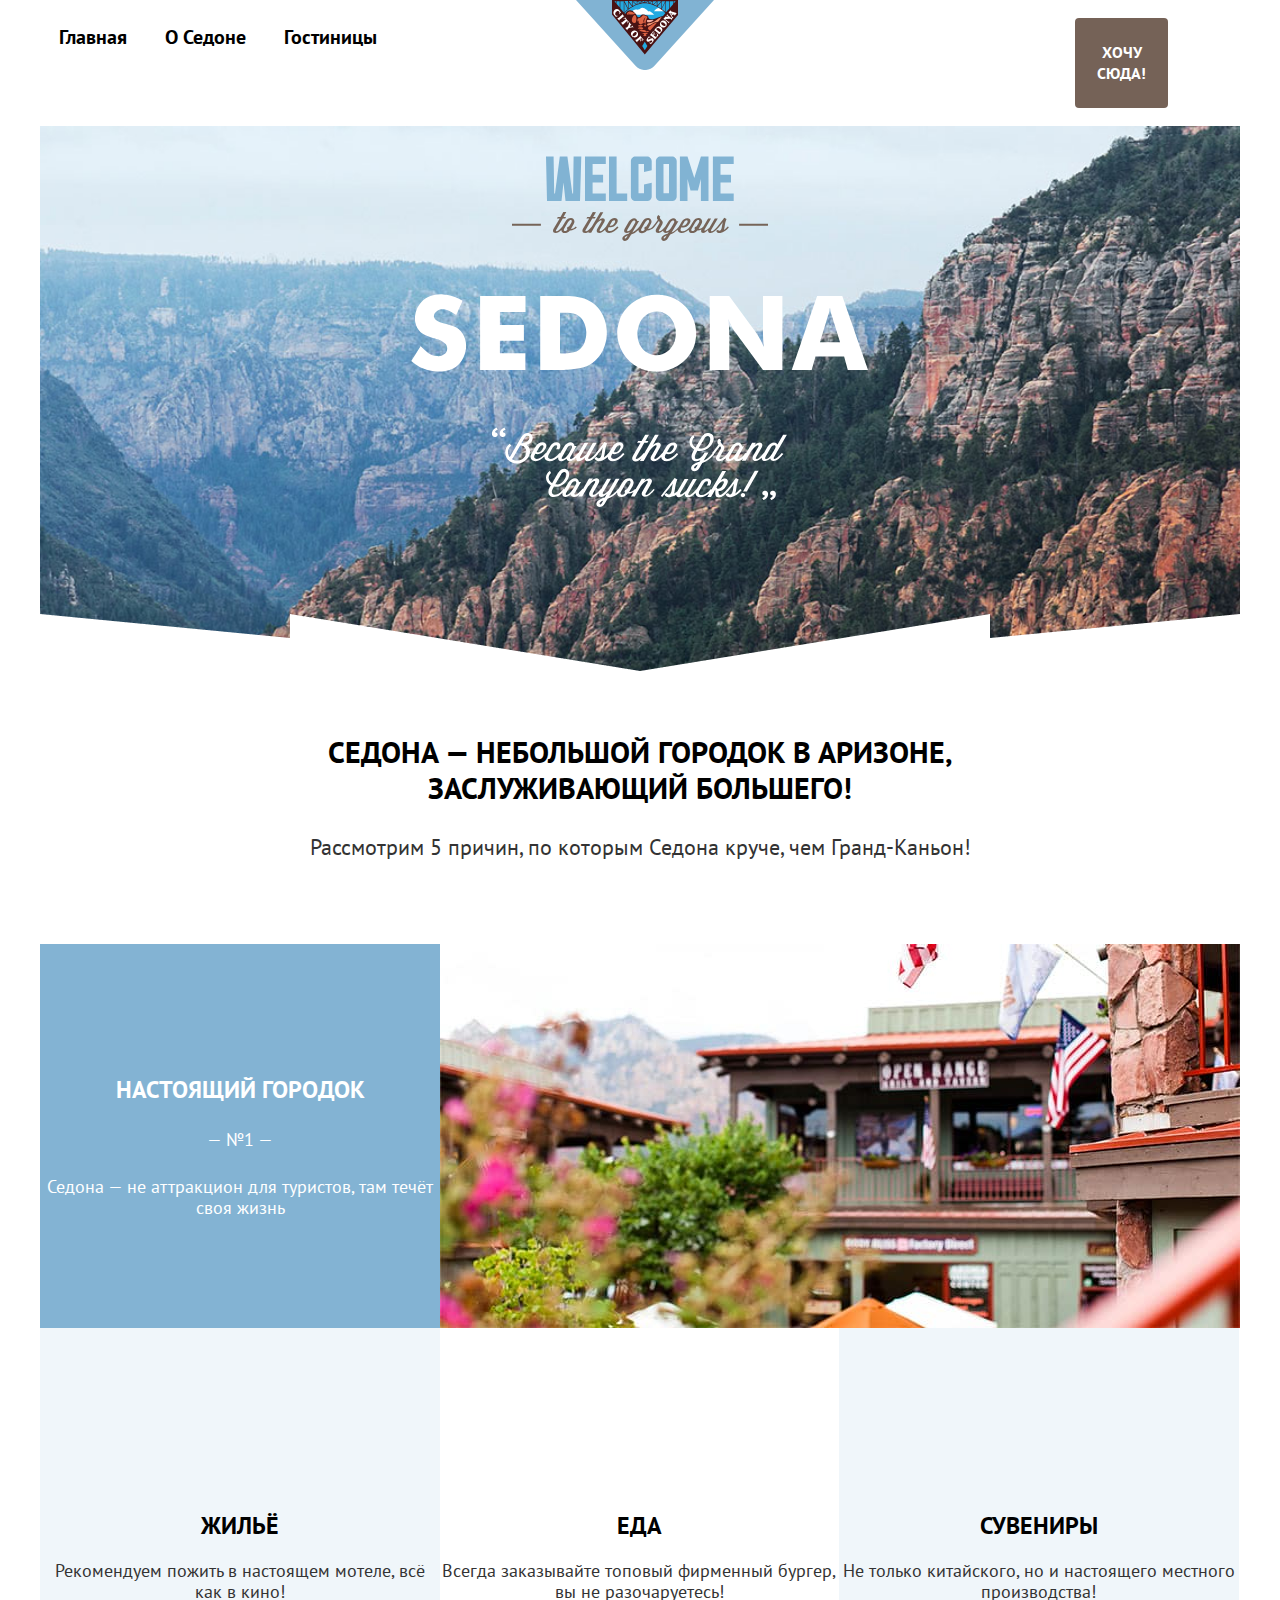
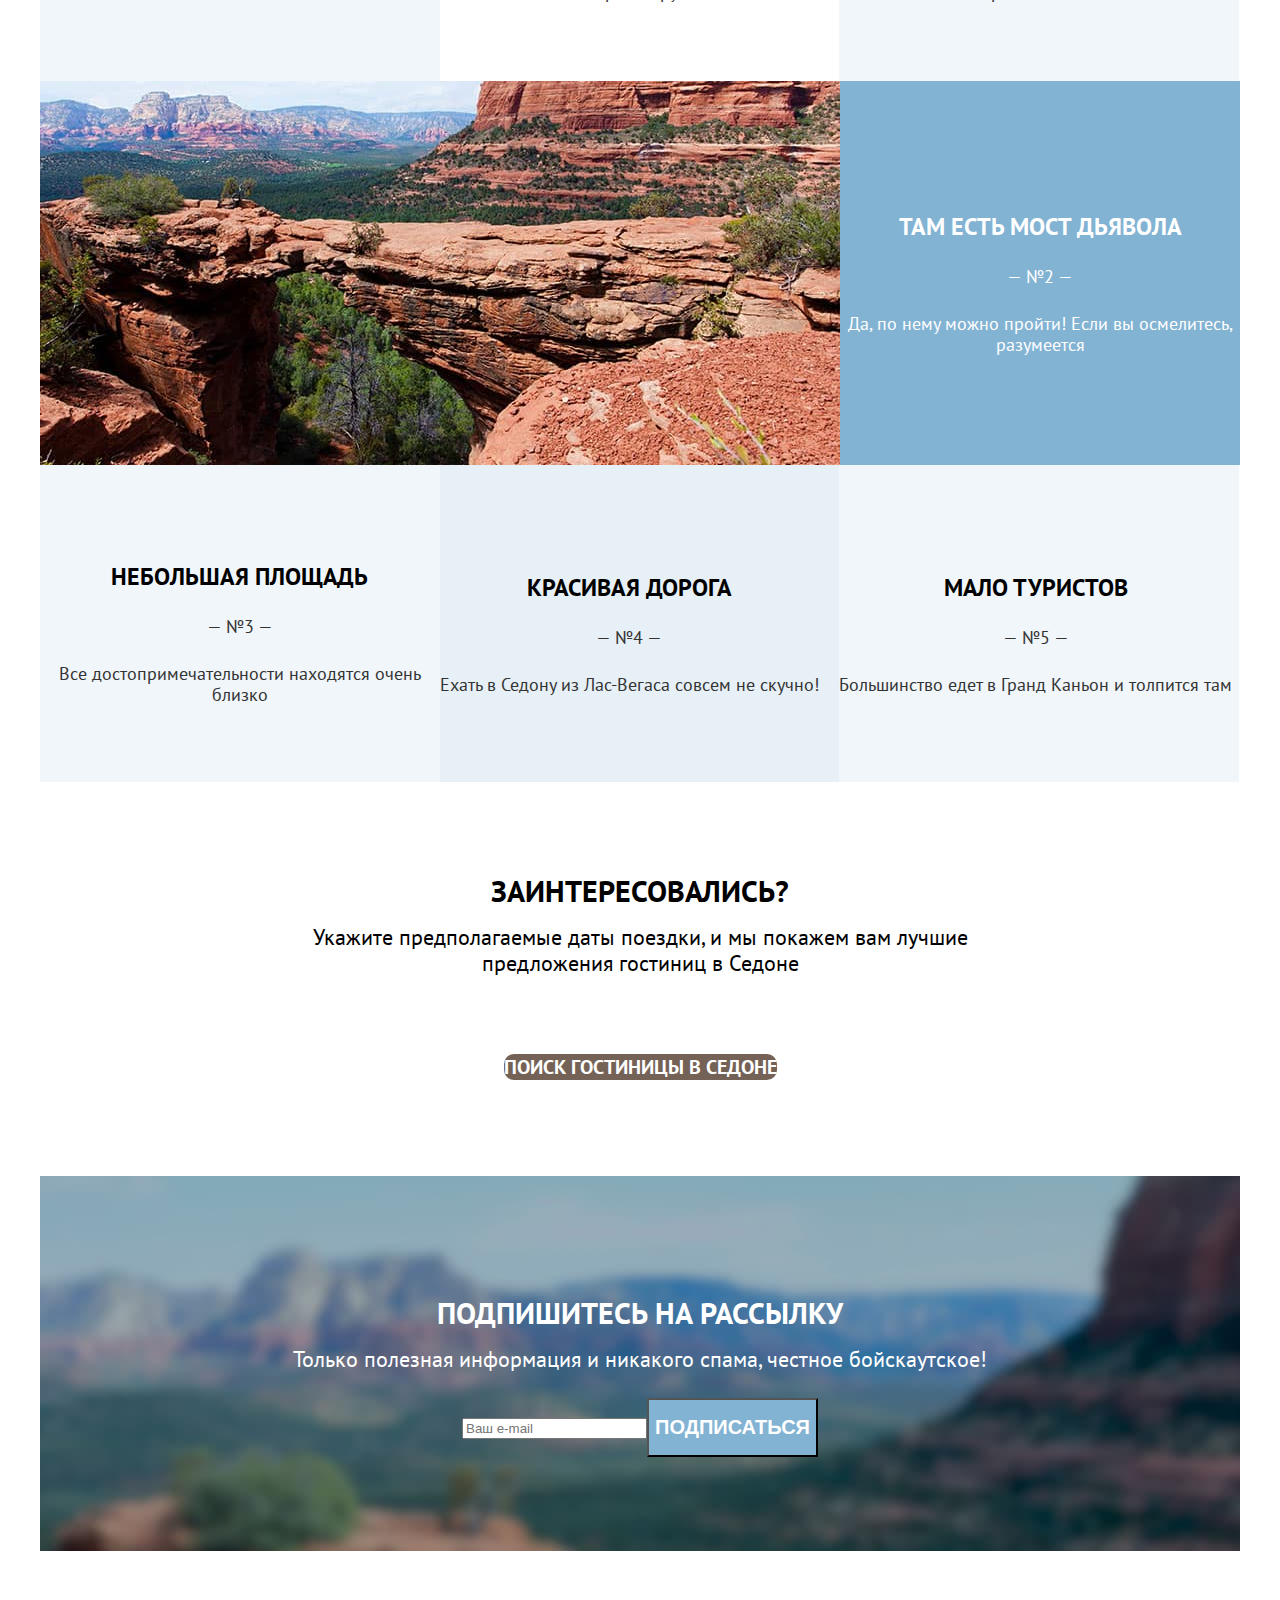
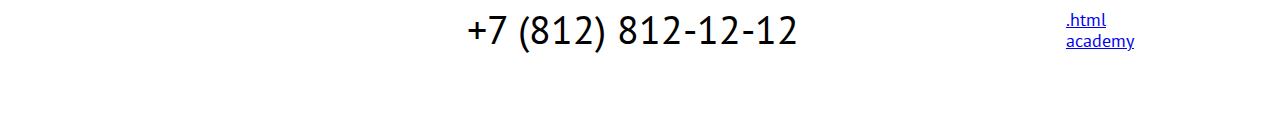
<file: index.html>
<!DOCTYPE html>
<html lang="ru">
  <head>
    <meta charset="utf-8">
    <title>Седона</title>
    <link rel="stylesheet" href="styles/styles.css">
  </head>

  <body>
    <header class="page-header">
      <nav class="navigation">
        <ul class="navigation-list">
          <li class="navigation-item">
            <a class="navigation-link navigation-link-current">
              Главная
            </a>
          </li>
          <li class="navigation-item">
            <a class="navigation-link" href="#">
              О Седоне
            </a>
          </li>
          <li class="navigation-item">
            <a class="navigation-link" href="hotels.html">
              Гостиницы
            </a>
          </li>
        </ul>
        <a class="navigation-logo">
          <img class="navigation-logo" src="img/sedona.svg" width="138" height="70" alt="Логотип">
        </a>
        <ul class="navigation-user">
          <li class="navigation-item">
            <a class="navigation-link" href="#">
              <span class="visually-hidden">
                Поиск
              </span>
            </a>
          </li>
          <li class="navigation-item">
            <a class="navigation-link" href="#">
              <span class="visually-hidden">
                Избранное
              </span>
            </a>
          </li>
          <li class="navigation-item">
            <a class="navigation-link button-brown" href="#">
              Хочу сюда!
            </a>
          </li>
        </ul>
      </nav>
    </header>

    <main class="main-container main-index">
      <div class="page-container">
        <h1 class="visually-hidden">Город Седона</h1>
        <div class="intro">
          <img src="img/welcome.svg" class="intro__text" height="352px" alt="Welcome to the gorgeous Sedona, because the grand canyon sucks!" />
        </div>
        <section class="general">
          <p class="general-about">Седона — небольшой городок в Аризоне, заслуживающий большего!</p>
          <p class="general-description">Рассмотрим 5 причин, по которым Седона круче, чем Гранд-Каньон!</p>
        </section>
        <section class="reasons">
          <h2 class="visually-hidden">Причины и услуги</h2>
          <div class="reasons-services">
            <ul class="reasons-list">
              <li class="reasons-item">
                <div class="reasons-container">
                  <h3 class="reasons-title">Настоящий городок</h3>
                  <span class="reasons-number">— №1 —</span>
                  <p class="reasons-description">Седона — не аттракцион для туристов, там течёт своя жизнь</p>
                </div>
                <img class="reasons-img" src="img/city-place.jpg" width="800" height="384" alt="Местная достопримечательность">
              </li>
            </ul>
            <ul class="services-list">
              <li class="services-item">
                <h3 class="services-title">Жильё</h3>
                <p class="services-description">Рекомендуем пожить в настоящем мотеле, всё как в кино!</p>
              </li>
              <li class="services-item">
                <h3 class="services-title">Еда</h3>
                <p class="services-description">Всегда заказывайте топовый фирменный бургер, вы не разочаруетесь!</p>
              </li>
              <li class="services-item">
                <h3 class="services-title">Сувениры</h3>
                <p class="services-description">Не только китайского, но и настоящего местного производства!</p>
              </li>
            </ul>
            <ul class="reasons-list">
              <li class="reasons-item reverse">
                <div class="reasons-container">
                  <h3 class="reasons-title">Там есть мост дьявола</h3>
                  <span class="reasons-number">— №2 —</span>
                  <p class="reasons-description">Да, по нему можно пройти! Если вы осмелитесь, разумеется</p>
                </div>
                <img class="reasons-img" src="img/bridge.jpg" width="800" height="384" alt="Мост дьявола">
              </li>
              <li class="reasons-item reasons-item-small">
                <div class="reasons-container">
                  <h3 class="reasons-title">Небольшая площадь</h3>
                  <span class="reasons-number">— №3 —</span>
                  <p class="reasons-description">Все достопримечательности находятся очень близко</p>
                </div>
              </li>
              <li class="reasons-item reasons-item-small">
                <div class="reasons-container">
                  <h3 class="reasons-title">Красивая дорога</h3>
                  <span class="reasons-number">— №4 —</span>
                  <p class="reasons-description">Ехать в Седону из Лас-Вегаса совсем не скучно!</p>
                </div>
              </li>
              <li class="reasons-item reasons-item-small">
                <div class="reasons-container">
                  <h3 class="reasons-title">Мало туристов</h3>
                  <span class="reasons-number">— №5 —</span>
                  <p class="reasons-description">Большинство едет в Гранд Каньон и толпится там</p>
              </li>
            </div>
            </ul>
          </div>
        </section>

        <section class="feedback">
          <h2 class="feedback-title">Заинтересовались?</h2>
          <p class="feedback-description">Укажите предполагаемые даты поездки, и мы покажем вам лучшие предложения гостиниц в Седоне</p>
          <a class="button-brown">
            ПОИСК ГОСТИНИЦЫ В Седоне
          </a>
        </section>
      </div>
    </main>

    <footer class="page-footer">
      <div class="page-footer-container">
        <section class="subscribe">
          <h2 class="subscribe-title">Подпишитесь на рассылку</h2>
          <p class="subscribe-description">Только полезная информация и никакого спама, честное бойскаутское!</p>
          <form class="subscribe-form" action="https://echo.htmlacademy.ru/" method="post">
            <p class="subscribe-email">
              <label class="visually-hidden" for="subscribe-email">Email</label>
              <input type="email" required name="subscribe-email" placeholder="Ваш e-mail" id="subscribe-email">
            </p>
            <button class="subscribe-button button-blue" type="submit">Подписаться</button>
          </form>
        </section>
        <div class="page-footer-information">
          <section class="social">
            <h2 class="visually-hidden">Социальные сети</h2>
            <ul class="social-list">
              <li class="social-item">
                <a href="https://twitter.com/htmlacademy_ru">
                  <span class="visually-hidden">
                    Twitter
                  </span>
                </a>
              </li>
              <li class="social-item">
                <a href="https://www.facebook.com/htmlacademy">
                  <span class="visually-hidden">
                    Facebook
                  </span>
                </a>
              </li>
              <li class="social-item">
                <a href="https://www.youtube.com/c/HTMLacademyRUS/">
                  <span class="visually-hidden">
                    YouTube
                  </span>
                </a>
              </li>
            </ul>
          </section>
          <p class="contact">
            <a class="contact-phone" href="tel:88128121212">+7 (812) 812-12-12
            </a>
          </p>
          <p class="about">
            <a class="about-link" href="https://htmlacademy.ru">
              .html academy
            </a>
          </p>
        </div>
      </div>
    </footer>

  </body>
</html>
</file>
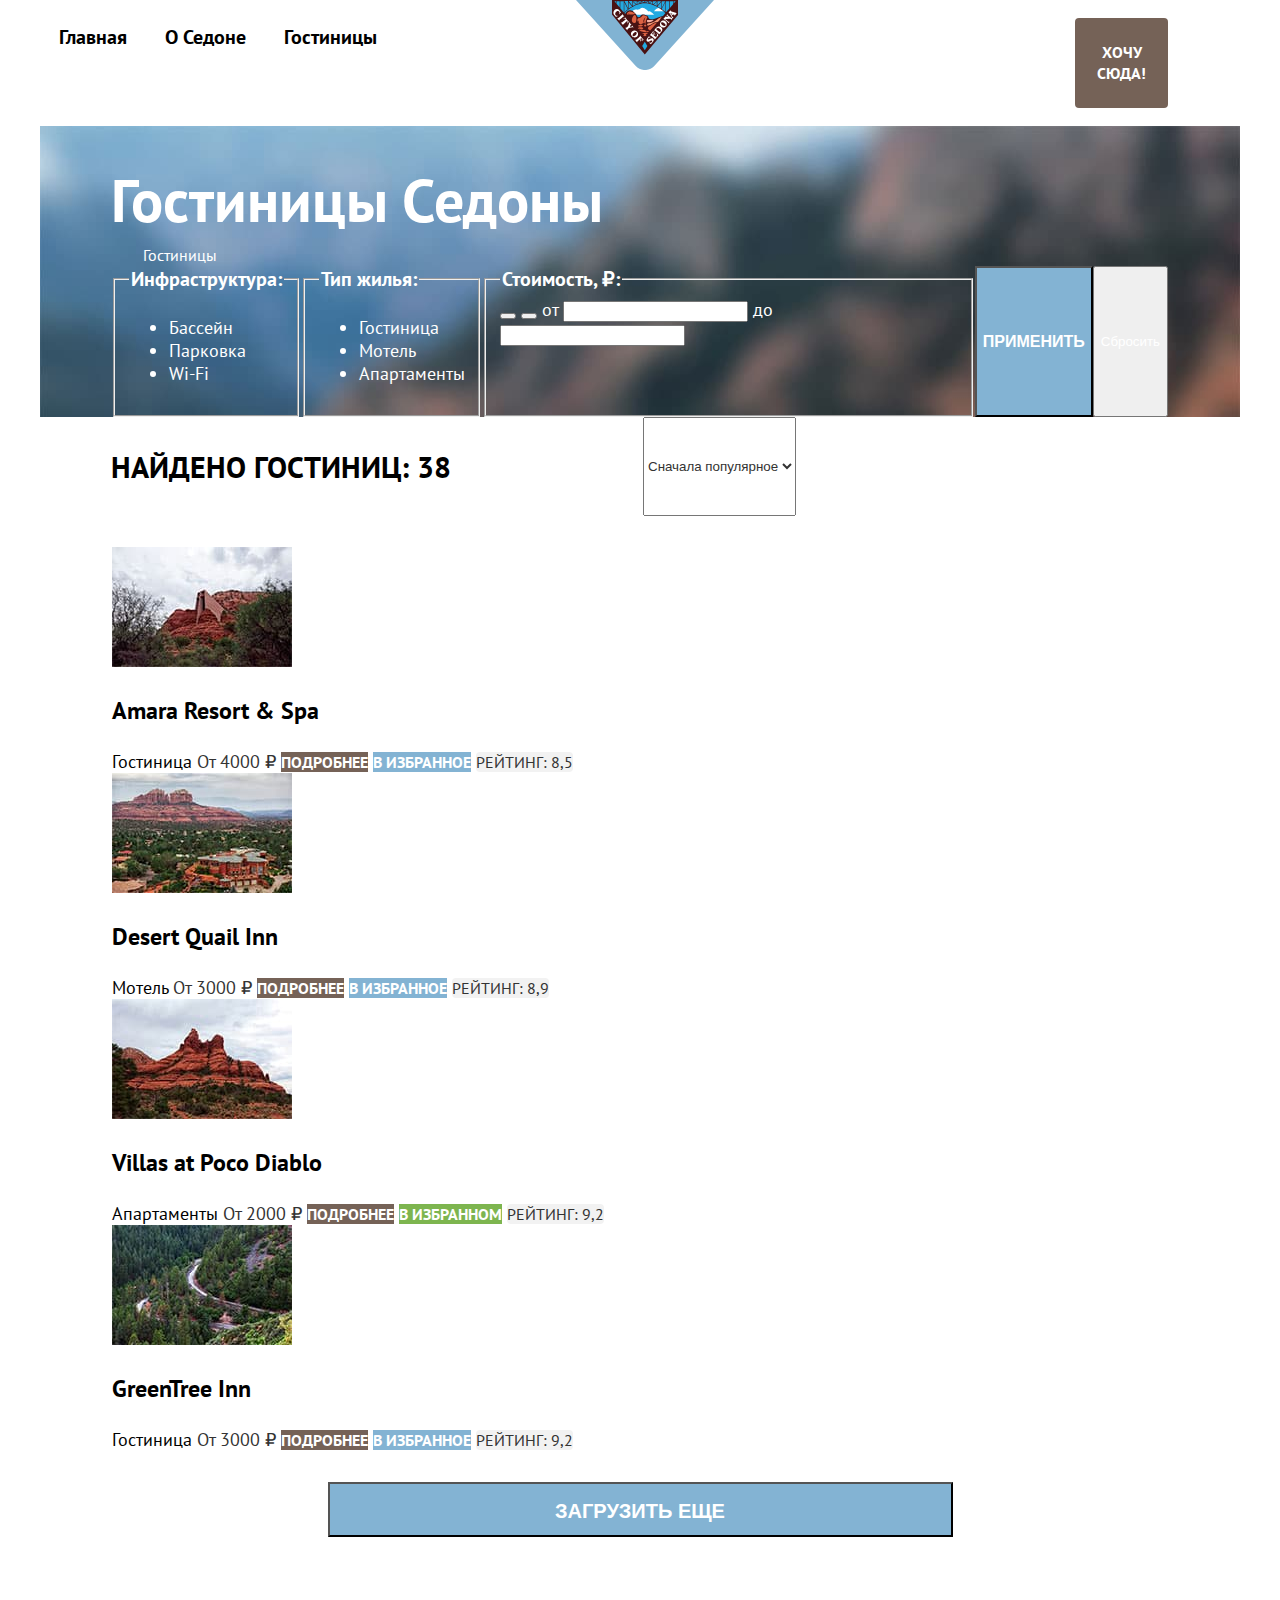
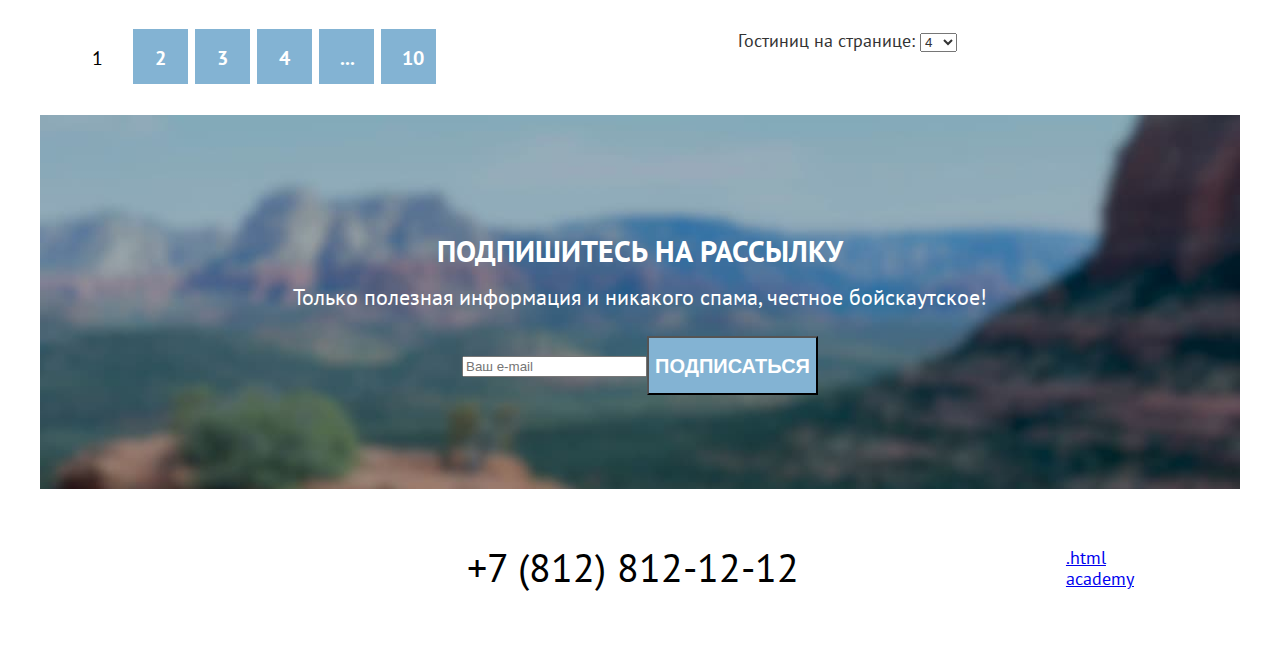
<file: hotels.html>
<!DOCTYPE html>
<html lang="ru">
  <head>
    <meta charset="utf-8">
    <title>Седона</title>
    <link rel="stylesheet" href="styles/styles.css">
  </head>

  <body>
    <header class="page-header">
      <nav class="navigation">
        <ul class="navigation-list">
          <li class="navigation-item">
            <a class="navigation-link" href="index.html">
              Главная
            </a>
          </li>
          <li class="navigation-item">
            <a class="navigation-link" href="#">
              О Седоне
            </a>
          </li>
          <li class="navigation-item">
            <a class="navigation-link navigation-link-current"  href="hotels.html">
              Гостиницы
            </a>
          </li>
        </ul>
        <a class="navigation-logo" href="index.html">
          <img class="navigation-logo" src="img/sedona.svg" width="138" height="70" alt="Логотип">
        </a>
        <ul class="navigation-user">
          <li class="navigation-item">
            <a class="navigation-link" href="#">
              <span class="visually-hidden">
                Поиск
              </span>
            </a>
          </li>
          <li class="navigation-item">
            <a class="navigation-link" href="#">
              <span class="visually-hidden">
                Избранное
              </span>
            </a>
          </li>
          <li class="navigation-item">
            <a class="navigation-link button-brown" href="#">
              ХОЧУ СЮДА!
            </a>
          </li>
        </ul>
      </nav>
    </header>

    <main class="main-inner">
      <div class="page-container">
        <section class="catalog-filter">
          <header class="inner-header">
            <h1 class="inner-header-title">Гостиницы Седоны</h1>
            <ul class="breadcrumbs">
              <li class="breadcrumbs-item">
                <a class="breadcrumbs-link" href="index.html">
                  <span class="visually-hidden">
                    Главная
                  </span>
                </a>
              </li>
              <li class="breadcrumbs-item">
                <a class="breadcrumbs-link">
                  Гостиницы
                </a>
              </li>
            </ul>
          </header>
          <h2 class="visually-hidden">Список фильтров</h2>
          <form class="catalog-filter-form" action="https://echo.htmlacademy.ru/" method="get">
            <fieldset class="catalog-filter-group">
              <legend class="catalog-filter-title">
                Инфраструктура:
              </legend>
              <ul class="catalog-filter-list">
                <li class="catalog-filter-item">
                  <label class="control">
                    <input class="visually-hidden control-input" type="checkbox" name="pool" checked>
                    <span class="control-mark"></span>
                    <span class="control-label">Бассейн</span>
                  </label>
                </li>
                <li class="catalog-filter-item">
                  <label class="control">
                    <input class="visually-hidden control-input" type="checkbox" name="parking" checked>
                    <span class="control-mark"></span>
                    <span class="control-label">Парковка</span>
                  </label>
                </li>
                <li class="catalog-filter-item">
                  <label class="control">
                    <input class="visually-hidden control-input" type="checkbox" name="wi-fi">
                    <span class="control-mark"></span>
                    <span class="control-label">Wi-Fi</span>
                  </label>
                </li>
              </ul>
            </fieldset>
            <fieldset class="catalog-filter-group">
              <legend class="catalog-filter-title">
                Тип жилья:
              </legend>
              <ul class="catalog-filter-list">
                <li class="catalog-filter-item">
                  <label class="control">
                    <input class="visually-hidden control-input" type="radio" name="type" value="hotel" checked>
                    <span class="control-mark"></span>
                    <span class="control-label">Гостиница</span>
                  </label>
                </li>
                <li class="catalog-filter-item">
                  <label class="control">
                    <input class="visually-hidden control-input" type="radio" name="type" value="motel">
                    <span class="control-mark"></span>
                    <span class="control-label">Мотель</span>
                  </label>
                </li>
                <li class="catalog-filter-item">
                  <label class="control">
                    <input class="visually-hidden control-input" type="radio" name="type" value="apartments">
                    <span class="control-mark"></span>
                    <span class="control-label">Апартаменты</span>
                  </label>
                </li>
              </ul>
            </fieldset>
            <fieldset class="catalog-filter-group">
              <legend class="catalog-filter-title">
                Стоимость, ₽:
              </legend>
              <button class="range-toggle toggle-min" type="button">
                <span class="visually-hidden">
                  Изменить минимальную цену
                </span>
              </button>
              <button class="range-toggle toggle-max" type="button">
                <span class="visually-hidden">
                  Изменить максимальную цену
                </span>
              </button>
              <label class="catalog-filter-label">
                от <input class="catalog-filter-input" type="number" name="min-price">
              </label>
              <label class="catalog-filter-label">
                до <input class="catalog-filter-input" type="number" name="max-price">
              </label>
            </fieldset>
            <button class="button-blue" type="submit">Применить</button>
            <button class="clear" type="reset">Сбросить</button>
            </form>
        </section>
        <section class="catalog-hotels">
          <div class="catalog-hotels-results">
          <p class="hotels-count">Найдено гостиниц: 38</p>
            <select class="select-control" id="sorting" name="sorting">
                <option value="popular">Сначала популярное</option>
                <option value="cheap">Сначала дешёвое</option>
                <option value="expensive">Сначала дорогое</option>
            </select>
            <a href="#" class="button-light button">
              <span class="visually-hidden">
                Показать плиткой
              </span>
            </a>
            <a href="#" class="button-light button">
              <span class="visually-hidden">
                Показать карточку
              </span>
            </a>
            <a href="#" class="button-light button">
              <span class="visually-hidden">
                Показать списком
              </span>
            </a>
          </div>
          <h2 class="visually-hidden">Гостиницы</h2>
          <ul class="hotel-card-list">
            <li class="hotel-card">
              <img class="hotel-card-image" src="img/catalog/hotel-1.jpg" width="180" height="120" alt="1 запись">
              <h3 class="hotel-card-title">Amara Resort & Spa</h3>
              <span class="hotel-card-type">Гостиница</span>
              <span class="hotel-card-price">От 4000 ₽</span>
              <a class="hotel-card-link button-brown" href="hotels.html">Подробнее</a>
              <a class="hotel-card-add button-blue" href="hotels.html">В избранное</a>
              <span class="visually-hidden hotel-card-stars">Число звезд</span>
              <span class="hotel-card-rating">Рейтинг: 8,5</span>
            </li>
            <li class="hotel-card">
              <img class="hotel-card-image" src="img/catalog/hotel-2.jpg" width="180" height="120" alt="2 запись">
              <h3 class="hotel-card-title">Desert Quail Inn</h3>
              <span class="hotel-card-type">Мотель</span>
              <span class="hotel-card-price">От 3000 ₽</span>
              <a class="hotel-card-link button-brown" href="hotels.html">Подробнее</a>
              <a class="hotel-card-add button-blue" href="hotels.html">В избранное</a>
              <span class="visually-hidden hotel-card-stars">Число звезд</span>
              <span class="hotel-card-rating">Рейтинг: 8,9</span>
            </li>
            <li class="hotel-card">
              <img class="hotel-card-image" src="img/catalog/hotel-3.jpg" width="180" height="120" alt="3 запись">
              <h3 class="hotel-card-title">Villas at Poco Diablo</h3>
              <span class="hotel-card-type">Апартаменты</span>
              <span class="hotel-card-price">От 2000 ₽</span>
              <a class="hotel-card-link button-brown" href="hotels.html">Подробнее</a>
              <a class="hotel-card-add button-green" href="hotels.html">В избранном</a>
              <span class="visually-hidden hotel-card-stars">Число звезд</span>
              <span class="hotel-card-rating">Рейтинг: 9,2</span>
            </li>
            <li class="hotel-card">
              <img class="hotel-card-image" src="img/catalog/hotel-4.jpg" width="180" height="120" alt="4 запись">
              <h3 class="hotel-card-title">GreenTree Inn</h3>
              <span class="hotel-card-type">Гостиница</span>
              <span class="hotel-card-price">От 3000 ₽</span>
              <a class="hotel-card-link button-brown" href="hotels.html">Подробнее</a>
              <a class="hotel-card-add button-blue" href="hotels.html">В избранное</a>
              <span class="visually-hidden hotel-card-stars">Число звезд</span>
              <span class="hotel-card-rating">Рейтинг: 9,2</span>
            </li>
          </ul>
          <button class="button-blue show-more" type="button">Загрузить еще</button>
          <div class="pagination-container">
          <ul class="pagination">
            <li class="pagination-item">
              <a class="pagination-link pagination-сurrent">1</a>
            </li>
            <li class="pagination-item">
              <a class="pagination-link button-blue" href="#">2</a>
            </li>
            <li class="pagination-item">
              <a class="pagination-link button-blue" href="#">3</a>
            </li>
            <li class="pagination-item">
              <a class="pagination-link button-blue" href="#">4</a>
            </li>
            <li class="pagination-item">
              <a class="pagination-link pagination-more button-blue" href="#">...</a>
            </li>
            <li class="pagination-item">
              <a class="pagination-link button-blue" href="#">10</a>
            </li>
          </ul>

          <form class="pages-number">
            <label for="pages-number">Гостиниц на странице:</label>
            <select class="select-control" id="pages-number" name="pages-number">
                <option value="4">4</option>
                <option value="8">8</option>
                <option value="20">20</option>
            </select>
            <button class="visually-hidden" type="submit">Выбрать число гостиниц</button>
          </form>
          </div>
        </section>
    </main>

    <footer>
      <div class="page-footer-container">
        <section class="subscribe">
          <h2 class="subscribe-title">Подпишитесь на рассылку</h2>
          <p class="subscribe-description">Только полезная информация и никакого спама, честное бойскаутское!</p>
          <form class="subscribe-form" action="https://echo.htmlacademy.ru/" method="post">
            <p class="subscribe-email">
              <label class="visually-hidden" for="subscribe-email">Email</label>
              <input type="email" required name="subscribe-email" placeholder="Ваш e-mail" id="subscribe-email">
            </p>
            <button class="subscribe-button button-blue" type="submit">Подписаться</button>
          </form>
        </section>
        <div class="page-footer-information">
          <section class="social">
            <h2 class="visually-hidden">Социальные сети</h2>
            <ul class="social-list">
              <li class="social-item">
                <a href="https://twitter.com/htmlacademy_ru">
                  <span class="visually-hidden">
                    Twitter
                  </span>
                </a>
              </li>
              <li class="social-item">
                <a href="https://www.facebook.com/htmlacademy">
                  <span class="visually-hidden">
                    Facebook
                  </span>
                </a>
              </li>
              <li class="social-item">
                <a href="https://www.youtube.com/c/HTMLacademyRUS/">
                  <span class="visually-hidden">
                    YouTube
                  </span>
                </a>
              </li>
            </ul>
          </section>
          <p class="contact">
            <a class="contact-phone" href="tel:88128121212">+7 (812) 812-12-12
            </a>
          </p>
          <p class="about">
            <a class="about-link" href="https://htmlacademy.ru">
              .html academy
            </a>
          </p>
        </div>
      </div>
    </footer>

  </body>
</html>
</file>
<file: styles/styles.css>
@font-face {
  font-family: "PT Sans";
  font-style: normal;
  font-weight: 400;
  src:
    url("../fonts/ptsans-400.woff2") format("woff2");
}

@font-face {
  font-family: "PT Sans";
  font-style: normal;
  font-weight: 700;
  src:
    url("../fonts/ptsans-700.woff2") format("woff2");
}

html {
  height: 100%;
}

body {
  font-family: "PT Sans", "Arial", sans-serif;
  font-size: 18px;
  line-height: 21px;
  background: #FFFFFF;
  color: #000000;
  margin: 0;
  padding: 0;
  display: flex;
  flex-direction: column;
  min-height: 100%;
}


.visually-hidden {
  position: absolute;
  width: 1px;
  height: 1px;
  margin: -1px;
  padding: 0;
  border: 0;
  clip: rect(0 0 0 0);
  overflow: hidden;
}

.page-header {
  width: 1200px;
  margin: 0 auto;
}

.navigation {
  display: flex;
  width: 100%;
  margin: 0 auto;
  justify-content: space-between;
}

.navigation-list {
  display: flex;
  margin: 0;
  margin-right: 151px;
  padding: 0;
  width: 470px;
  list-style-type: none;
  flex-wrap: wrap;
}

.navigation-link {
  display: block;
  padding: 24px 19px;
  font-weight: bold;
  font-size: 20px;
  line-height: 26px;
  text-decoration: none;
  text-align: center;
}

.navigation-user .navigation-link {
  min-width: 18px;
  min-height: 18px;
}

.navigation-logo {
  width: 138px;
  margin-right: 209px;
}

.navigation-user {
  display: flex;
  width: 250px;
  margin-left: auto;
  margin-right: 72px;
  list-style-type: none;
}

.main-container {
  flex-grow: 1;
}

.page-container {
  width: 1200px;
  margin: 0 auto;
}

.intro {
  background: #8bbcda url("../img/main-background.jpg") 50% 50% no-repeat;
  background-size: cover;
  min-height: 485px;
  padding: 30px 0;
  position: relative;
  max-width: 1200px;
}

.intro:before {
  content: "";
  display: block;
  width: 100%;
  height: 57px;
  background: url("../img/main-background-geometry.png") 0 100% no-repeat;
  background-size: 100% auto;
  position: absolute;
  left: 0;
  bottom: 0;
}

.intro__text {
  display: block;
  margin: 0 auto;
}

.button-blue {
  background: #83B3D3;
  color: #FFFFFF;
  font-weight: bold;
  text-align: center;
  text-transform: uppercase;
}

.page-header {
  background: #FFFFFF;
  color: #000000;
}

.navigation a {
  font-size: 20px;
  line-height: 26px;
  font-weight: bold;
  text-decoration: none;
  color: #000000;
}

.general {
  margin: 0 auto;
  margin-top: 63px;
  margin-bottom: 79px;
  max-width: 720px;
}

.general-about {
  font-weight: bold;
  font-size: 30px;
  line-height: 36px;
  text-align: center;
  text-transform: uppercase;
  margin: 0;
  margin-bottom: 23px;
}

.general-description {
  font-size: 22px;
  line-height: 36px;
  text-align: center;
  color: #333333;
}

.button-brown {
  background: #756257;
  color: #FFFFFF;
  font-weight: bold;
  text-align: center;
  text-transform: uppercase;
}

.button-green {
  background: #7DB54F;
  color: #FFFFFF;
  font-weight: bold;
  text-align: center;
  text-transform: uppercase;
}

.clear {
  color: #FFFFFF;
  line-height: 23px;
}

.navigation-user a.button-brown {
  border-radius: 4px;
  font-size: 16px;
  line-height: 21px;
  color: #FFFFFF;
}

.reasons-services {
  display: flex;
  flex-wrap: wrap;
  flex-direction: column;
}

.reasons-list {
  margin: 0;
  padding: 0;
  display: flex;
  flex-wrap: wrap;
}

.reasons-list li:nth-child(1) {
  color: #FFFFFF;
  background: #83B3D3;
  text-align: center;
  width: 100%;
}

.reasons-list li:nth-child(2),
.reasons-list li:nth-child(4) {
  color: #333333;
  background: rgba(131, 179, 211, 0.12);
  text-align: center;
}

.reasons-list li:nth-child(3) {
  color: #333333;
  background: rgba(131, 179, 211, 0.2);
  text-align: center;
}

.reasons-item {
  display: flex;
  align-items: center;
}

.reasons-item-small {
  width: 33.3%;
}

.reasons-item.reverse {
  flex-direction: row-reverse;
}

.reasons-container {
  display: flex;
  flex-direction: column;
}

.reasons-title  {
  font-weight: bold;
  font-size: 24px;
  line-height: 28px;
  text-transform: uppercase;
  margin-top: 98px;
  margin-bottom: 25px;
}

.reasons-number {
  margin-bottom: 26px;
}

.reasons-description {
  margin: 0;
  margin-bottom: 77px;
}

.reasons-list li:nth-child(2) .reasons-title,
.reasons-list li:nth-child(3) .reasons-title,
.reasons-list li:nth-child(4) .reasons-title {
  color: #000000;
  max-width: 400px;
}

.services-list {
  margin: 0;
  padding: 0;
  display: flex;
  list-style: none;
}

.services-list li:nth-child(1),
.services-list li:nth-child(3) {
  color: #333333;
  background: rgba(131, 179, 211, 0.12);
  text-align: center;
  width: 33.3%;
}

.services-list li:nth-child(2) {
  color: #333333;
  background: #FFFFFF;
  text-align: center;
  width: 33.3%;
}

.services-title  {
  font-weight: bold;
  font-size: 24px;
  line-height: 28px;
  text-transform: uppercase;
  color: #000000;
  margin-top: 184px;
  margin-bottom: 20px;
}
.services-description {
  margin: 0;
  margin-bottom: 79px;
}

.feedback {
  text-align: center;
  margin: 0 auto;
  max-width: 720px;
  margin-top: 91px;
  margin-bottom: 91px;
}

.feedback-title {
  font-weight: bold;
  font-size: 30px;
  line-height: 36px;
  text-transform: uppercase;
  margin-bottom: 15px;
}

.feedback-description {
  font-weight: normal;
  font-size: 22px;
  line-height: 26px;
  margin: 0;
  margin-bottom: 73px;
}

.feedback a.button-brown {
  font-size: 20px;
  line-height: 36px;
  border-radius: 10px;
}

.page-footer-container {
  display: flex;
  width: 1200px;
  margin: 0 auto;
  flex-direction: column;
}

.subscribe {
  background: url("../img/mailing.jpg");
  width: 100%;
  text-align: center;
  color: #FFFFFF;
  margin: 0 auto;
  padding-top: 94px;
  padding-bottom: 94px;
}

.subscribe-form {
  display: flex;
  justify-content: center;
}

.subscribe-title {
  font-weight: bold;
  font-size: 30px;
  line-height: 36px;
  text-transform: uppercase;
  margin-bottom: 15px;
}

.subscribe-description {
  font-size: 22px;
  line-height: 26px;
  max-width: 720px;
  margin: 0 auto;
  text-align: center;
  margin-bottom: 26px;
}

.subscribe-button {
  font-size: 20px;
  line-height: 26px;
}

.page-footer-information {
  display: flex;
  margin-top: 40px;
  margin-bottom: 30px;
}

.social {
  display: flex;
  flex-wrap: wrap;
  width: 160px;
  margin-left: 72px;
  margin-right: 60px;
}

.social-list {
  list-style-type: none;
}

.social-item {
  width: 20px;
  height: 20px;
  margin-right: 30px;
}

.contact {
  width: 720px;
  text-align: center;
  margin-right: 60px;
}

.contact-phone {
  font-size: 40px;
  line-height: 40px;
  text-transform: uppercase;
  text-decoration: none;
  color: #000000;
}

.about {
  width: 115px;
  margin-left: 53px;
  margin-right: 72px;
}

.inner-header-title {
  font-weight: bold;
  font-size: 60px;
  line-height: 78px;
  color: #FFFFFF;
  margin-left: 71px;
  margin-top: 35px;
  margin-bottom: 5px;
}

.breadcrumbs {
  display: flex;
  margin: 0;
  margin-left: 73px;
  padding: 0;
  list-style-type: none;
}

.breadcrumbs-link {
  margin-right: 30px;
}

a.breadcrumbs-link {
  color: #FFFFFF;
  font-size: 16px;
}


.catalog-filter {
  background-image: url("../img/catalog-background.jpg");
  background-repeat: no-repeat;
  background-size: cover;
  width: 1200;
  height: 408;
  color: #FFFFFF;
  display: flex;
  flex-direction: column;
}

.catalog-filter-form {
  display: flex;
  flex-direction: row;
  margin-left: 71px;
  margin-right: 72px;
}
.catalog-filter-title {
  font-weight: bold;
  font-size: 20px;
  line-height: 26px;
}

.catalog-filter-item,
.catalog-filter-label {
  line-height: 23px;
}

.catalog-filter .button-blue {
  font-size: 16px;
  line-height: 21px;
}

.select-control {
  line-height: 23px;
  color: #333333;
  margin-right: 81px;
}

.catalog-hotels-results {
  display: flex;
  margin-left: 71px;
  margin-bottom: 31px;
}

.catalog-hotels-results .button {
  width: 48px;
  height: 48px;
}

.hotels-count {
  font-weight: bold;
  font-size: 30px;
  line-height: 39px;
  text-transform: uppercase;
  margin-right: 192px;
}

.hotel-card-list {
  margin: 0;
  margin-left: 72px;
  list-style-type: none;
  padding: 0;
}

.hotel-card-title {
  font-weight: bold;
  font-size: 24px;
  line-height: 31px;
}

.hotel-carrs-type,
.hotel-card-price {
  line-height: 23px;
  color: #333333;
}

.hotel-card-link,
.hotel-card-add {
  font-size: 16px;
  text-decoration: none;
}

.hotel-card-rating {
  font-size: 16px;
  text-align: center;
  text-transform: uppercase;
  color: #333333;
  background: #F2F2F2;
  border-radius: 4px;
}

.pagination-container {
  display: flex;
  padding: 31px;
}

.pagination {
  display: flex;
  margin: 0;
  margin-right: 302px;
  padding: 0;
  list-style-type: none;
}

.pagination-item:not(:last-child) {
  margin-right: 7px;
}

.show-more {
  display: block;
  box-sizing: border-box;
  margin: 0 auto;
  margin-top: 31px;
  margin-bottom: 61px;
  width: 625px;
  height: 55px;
  padding: 14px 20px;
  font-size: 20px;
  line-height: 26px;
  text-decoration: none;
}

.pagination-link {
  display: block;
  box-sizing: border-box;
  width: 55px;
  height: 55px;
  padding: 16px 21px;
  font-size: 20px;
  line-height: 26px;
  text-decoration: none;
}

.pages-number {
  font-size: 18px;
  line-height: 23px;
  color: #333333;
}
</file>
